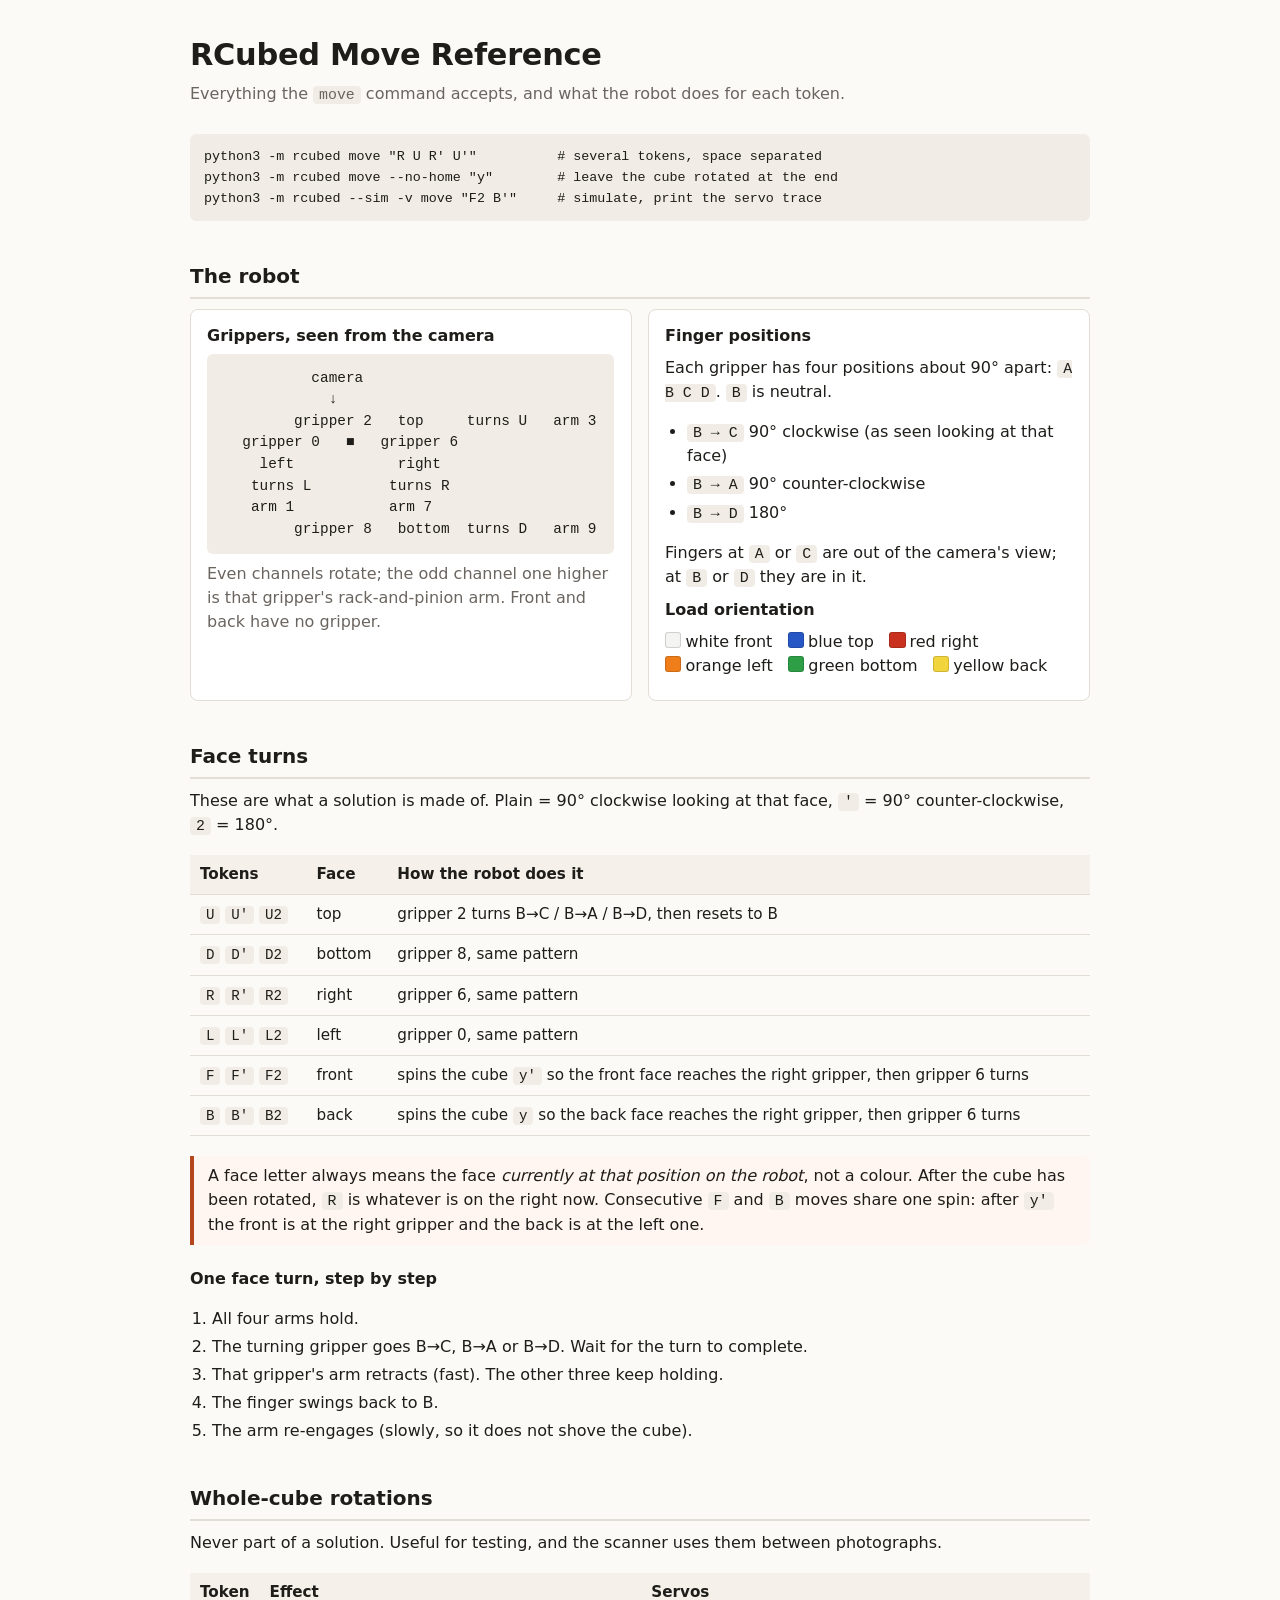
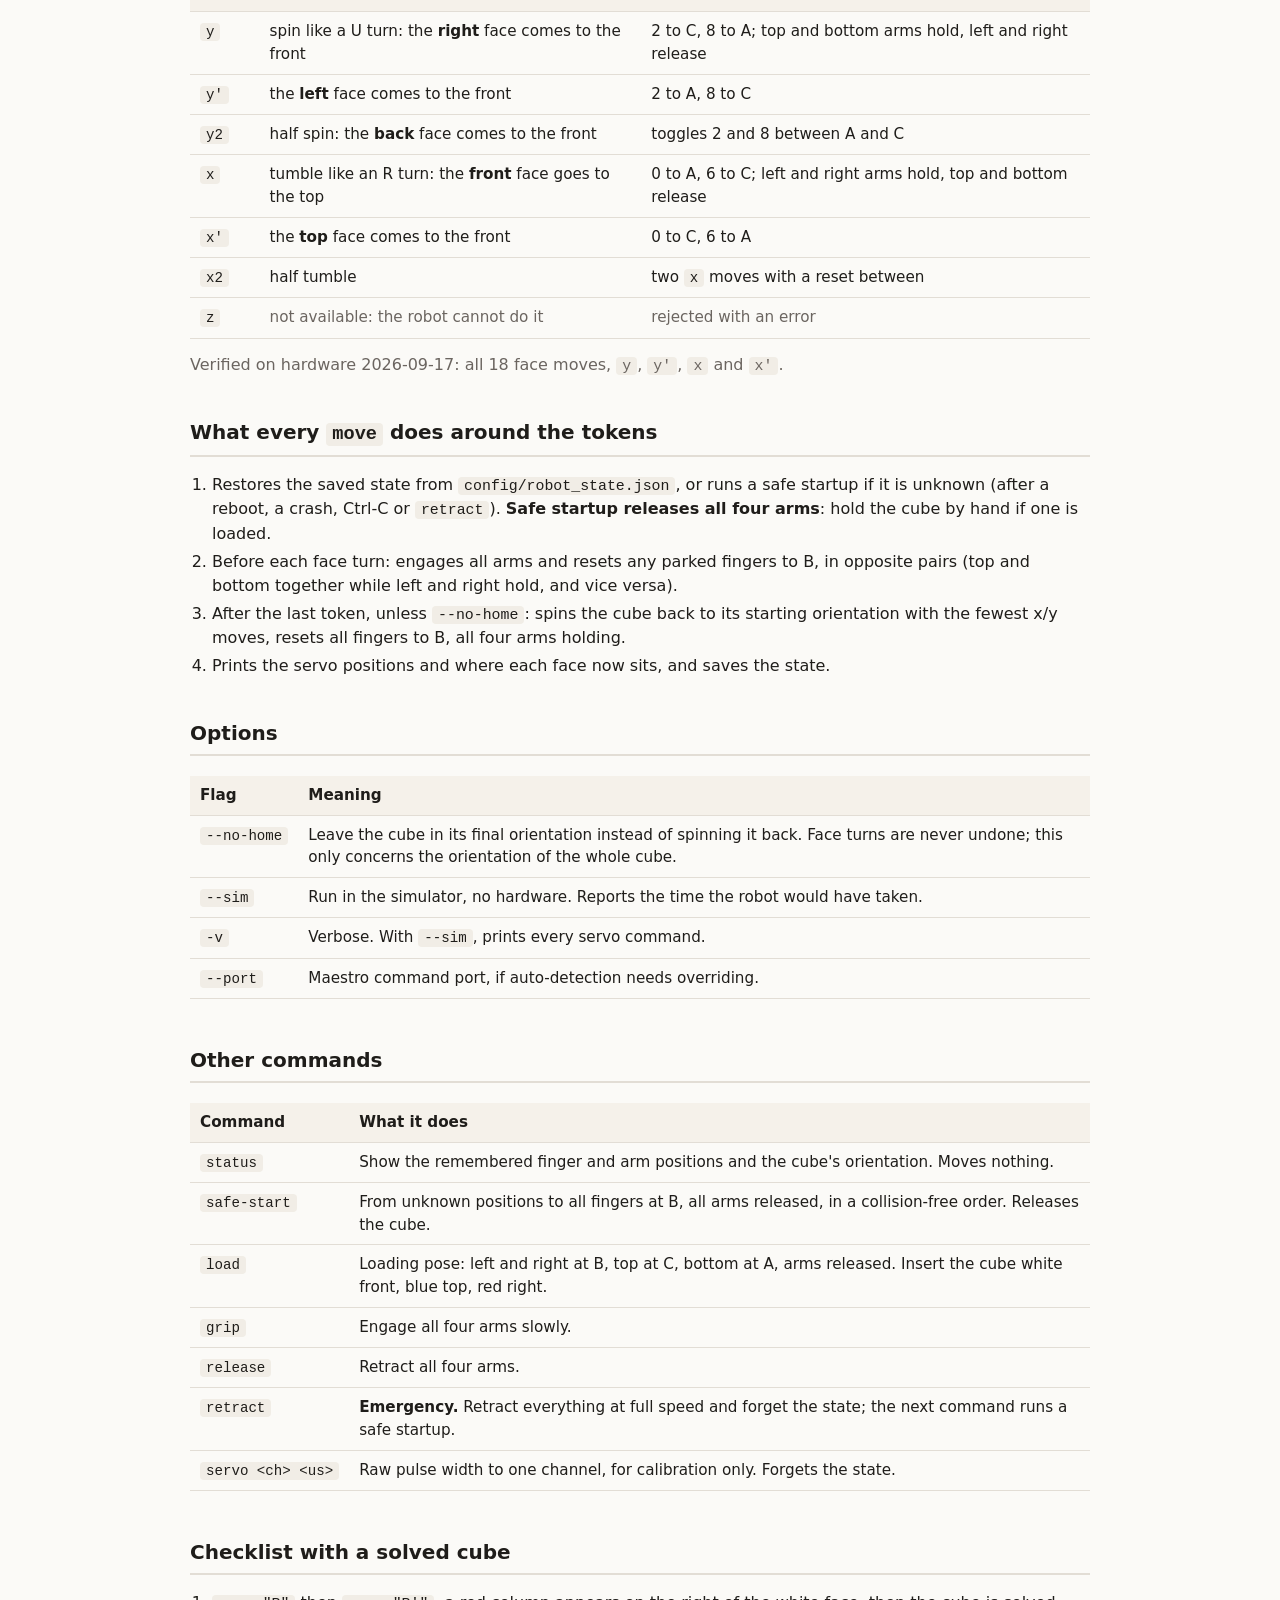
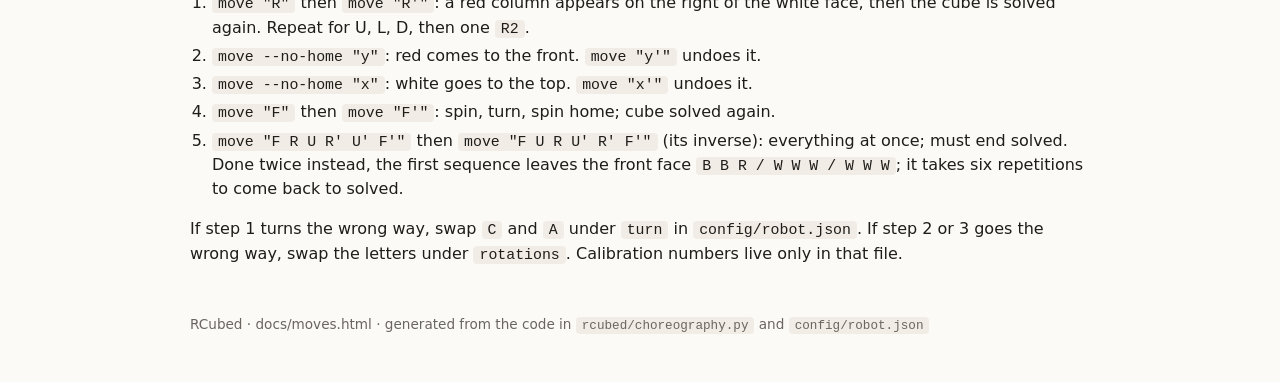
<file: docs/moves.html>
<!doctype html>
<html lang="en">
<head>
<meta charset="utf-8">
<meta name="viewport" content="width=device-width, initial-scale=1">
<title>RCubed Move Reference</title>
<style>
  :root {
    --bg: #fbfaf7; --ink: #1f1d1a; --muted: #6b6560; --line: #e2ddd5;
    --accent: #b5471f; --code-bg: #f1ede6; --head-bg: #f5f1ea;
    --white:#f4f4f2; --yellow:#f2d53c; --red:#c8321f; --orange:#ef7d1a; --blue:#2657c4; --green:#2e9e46;
  }
  html { color-scheme: light; }
  body { margin: 0; background: var(--bg); color: var(--ink); font: 16px/1.5 system-ui, -apple-system, "Segoe UI", Roboto, sans-serif; }
  main { max-width: 900px; margin: 0 auto; padding: 32px 20px 64px; }
  h1 { font-size: 1.9rem; margin: 0 0 4px; letter-spacing: -0.01em; }
  .sub { color: var(--muted); margin: 0 0 28px; }
  h2 { font-size: 1.25rem; margin: 40px 0 10px; padding-bottom: 6px; border-bottom: 2px solid var(--line); }
  h3 { font-size: 1rem; margin: 22px 0 6px; }
  p { margin: 8px 0; }
  code, .tok { font-family: ui-monospace, Consolas, "SF Mono", Menlo, monospace; font-size: 0.93em; background: var(--code-bg); padding: 1px 6px; border-radius: 4px; }
  pre { background: var(--code-bg); padding: 12px 14px; border-radius: 6px; overflow-x: auto; font-size: 0.9em; line-height: 1.45; }
  pre code { background: none; padding: 0; }
  table { border-collapse: collapse; width: 100%; margin: 10px 0 6px; font-size: 0.95em; }
  th, td { text-align: left; padding: 8px 10px; border-bottom: 1px solid var(--line); vertical-align: top; }
  th { background: var(--head-bg); font-weight: 600; }
  td:first-child { white-space: nowrap; }
  .wrap { overflow-x: auto; }
  .note { border-left: 4px solid var(--accent); padding: 8px 14px; background: #fff6f1; margin: 14px 0; border-radius: 0 6px 6px 0; }
  .grid { display: grid; grid-template-columns: repeat(auto-fit, minmax(260px, 1fr)); gap: 16px; }
  .card { border: 1px solid var(--line); border-radius: 8px; padding: 14px 16px; background: #fff; }
  .card h3 { margin-top: 0; }
  ol, ul { padding-left: 22px; }
  li { margin: 4px 0; }
  .layout { font-family: ui-monospace, Consolas, Menlo, monospace; white-space: pre; background: var(--code-bg); padding: 14px 18px; border-radius: 6px; display: inline-block; line-height: 1.5; font-size: 0.9em; }
  .sw { display: inline-block; width: 0.9em; height: 0.9em; border-radius: 3px; vertical-align: -0.1em; border: 1px solid rgba(0,0,0,.15); margin-right: 4px; }
  .muted { color: var(--muted); }
  footer { margin-top: 48px; color: var(--muted); font-size: 0.85em; }
</style>
</head>
<body>
<main>
  <h1>RCubed Move Reference</h1>
  <p class="sub">Everything the <code>move</code> command accepts, and what the robot does for each token.</p>

  <pre><code>python3 -m rcubed move "R U R' U'"          # several tokens, space separated
python3 -m rcubed move --no-home "y"        # leave the cube rotated at the end
python3 -m rcubed --sim -v move "F2 B'"     # simulate, print the servo trace</code></pre>

  <h2>The robot</h2>
  <div class="grid">
    <div class="card">
      <h3>Grippers, seen from the camera</h3>
      <div class="layout">          camera
            ↓
        gripper 2   top     turns U   arm 3
  gripper 0   ■   gripper 6
    left            right
   turns L         turns R
   arm 1           arm 7
        gripper 8   bottom  turns D   arm 9</div>
      <p class="muted">Even channels rotate; the odd channel one higher is that gripper's rack-and-pinion arm. Front and back have no gripper.</p>
    </div>
    <div class="card">
      <h3>Finger positions</h3>
      <p>Each gripper has four positions about 90° apart: <code>A B C D</code>. <code>B</code> is neutral.</p>
      <ul>
        <li><code>B → C</code> 90° clockwise (as seen looking at that face)</li>
        <li><code>B → A</code> 90° counter-clockwise</li>
        <li><code>B → D</code> 180°</li>
      </ul>
      <p>Fingers at <code>A</code> or <code>C</code> are out of the camera's view; at <code>B</code> or <code>D</code> they are in it.</p>
      <h3>Load orientation</h3>
      <p><span class="sw" style="background:var(--white)"></span>white front &nbsp;
         <span class="sw" style="background:var(--blue)"></span>blue top &nbsp;
         <span class="sw" style="background:var(--red)"></span>red right<br>
         <span class="sw" style="background:var(--orange)"></span>orange left &nbsp;
         <span class="sw" style="background:var(--green)"></span>green bottom &nbsp;
         <span class="sw" style="background:var(--yellow)"></span>yellow back</p>
    </div>
  </div>

  <h2>Face turns</h2>
  <p>These are what a solution is made of. Plain = 90° clockwise looking at that face, <code>'</code> = 90° counter-clockwise, <code>2</code> = 180°.</p>
  <div class="wrap">
  <table>
    <tr><th>Tokens</th><th>Face</th><th>How the robot does it</th></tr>
    <tr><td><span class="tok">U</span> <span class="tok">U'</span> <span class="tok">U2</span></td><td>top</td><td>gripper 2 turns B→C / B→A / B→D, then resets to B</td></tr>
    <tr><td><span class="tok">D</span> <span class="tok">D'</span> <span class="tok">D2</span></td><td>bottom</td><td>gripper 8, same pattern</td></tr>
    <tr><td><span class="tok">R</span> <span class="tok">R'</span> <span class="tok">R2</span></td><td>right</td><td>gripper 6, same pattern</td></tr>
    <tr><td><span class="tok">L</span> <span class="tok">L'</span> <span class="tok">L2</span></td><td>left</td><td>gripper 0, same pattern</td></tr>
    <tr><td><span class="tok">F</span> <span class="tok">F'</span> <span class="tok">F2</span></td><td>front</td><td>spins the cube <code>y'</code> so the front face reaches the right gripper, then gripper 6 turns</td></tr>
    <tr><td><span class="tok">B</span> <span class="tok">B'</span> <span class="tok">B2</span></td><td>back</td><td>spins the cube <code>y</code> so the back face reaches the right gripper, then gripper 6 turns</td></tr>
  </table>
  </div>
  <div class="note">
    A face letter always means the face <em>currently at that position on the robot</em>, not a colour. After the cube has been rotated, <code>R</code> is whatever is on the right now. Consecutive <code>F</code> and <code>B</code> moves share one spin: after <code>y'</code> the front is at the right gripper and the back is at the left one.
  </div>

  <h3>One face turn, step by step</h3>
  <ol>
    <li>All four arms hold.</li>
    <li>The turning gripper goes B→C, B→A or B→D. Wait for the turn to complete.</li>
    <li>That gripper's arm retracts (fast). The other three keep holding.</li>
    <li>The finger swings back to B.</li>
    <li>The arm re-engages (slowly, so it does not shove the cube).</li>
  </ol>

  <h2>Whole-cube rotations</h2>
  <p>Never part of a solution. Useful for testing, and the scanner uses them between photographs.</p>
  <div class="wrap">
  <table>
    <tr><th>Token</th><th>Effect</th><th>Servos</th></tr>
    <tr><td><span class="tok">y</span></td><td>spin like a U turn: the <b>right</b> face comes to the front</td><td>2 to C, 8 to A; top and bottom arms hold, left and right release</td></tr>
    <tr><td><span class="tok">y'</span></td><td>the <b>left</b> face comes to the front</td><td>2 to A, 8 to C</td></tr>
    <tr><td><span class="tok">y2</span></td><td>half spin: the <b>back</b> face comes to the front</td><td>toggles 2 and 8 between A and C</td></tr>
    <tr><td><span class="tok">x</span></td><td>tumble like an R turn: the <b>front</b> face goes to the top</td><td>0 to A, 6 to C; left and right arms hold, top and bottom release</td></tr>
    <tr><td><span class="tok">x'</span></td><td>the <b>top</b> face comes to the front</td><td>0 to C, 6 to A</td></tr>
    <tr><td><span class="tok">x2</span></td><td>half tumble</td><td>two <code>x</code> moves with a reset between</td></tr>
    <tr><td><span class="tok">z</span></td><td class="muted">not available: the robot cannot do it</td><td class="muted">rejected with an error</td></tr>
  </table>
  </div>
  <p class="muted">Verified on hardware 2026-09-17: all 18 face moves, <code>y</code>, <code>y'</code>, <code>x</code> and <code>x'</code>.</p>

  <h2>What every <code>move</code> does around the tokens</h2>
  <ol>
    <li>Restores the saved state from <code>config/robot_state.json</code>, or runs a safe startup if it is unknown (after a reboot, a crash, Ctrl-C or <code>retract</code>). <b>Safe startup releases all four arms</b>: hold the cube by hand if one is loaded.</li>
    <li>Before each face turn: engages all arms and resets any parked fingers to B, in opposite pairs (top and bottom together while left and right hold, and vice versa).</li>
    <li>After the last token, unless <code>--no-home</code>: spins the cube back to its starting orientation with the fewest x/y moves, resets all fingers to B, all four arms holding.</li>
    <li>Prints the servo positions and where each face now sits, and saves the state.</li>
  </ol>

  <h2>Options</h2>
  <div class="wrap">
  <table>
    <tr><th>Flag</th><th>Meaning</th></tr>
    <tr><td><code>--no-home</code></td><td>Leave the cube in its final orientation instead of spinning it back. Face turns are never undone; this only concerns the orientation of the whole cube.</td></tr>
    <tr><td><code>--sim</code></td><td>Run in the simulator, no hardware. Reports the time the robot would have taken.</td></tr>
    <tr><td><code>-v</code></td><td>Verbose. With <code>--sim</code>, prints every servo command.</td></tr>
    <tr><td><code>--port</code></td><td>Maestro command port, if auto-detection needs overriding.</td></tr>
  </table>
  </div>

  <h2>Other commands</h2>
  <div class="wrap">
  <table>
    <tr><th>Command</th><th>What it does</th></tr>
    <tr><td><code>status</code></td><td>Show the remembered finger and arm positions and the cube's orientation. Moves nothing.</td></tr>
    <tr><td><code>safe-start</code></td><td>From unknown positions to all fingers at B, all arms released, in a collision-free order. Releases the cube.</td></tr>
    <tr><td><code>load</code></td><td>Loading pose: left and right at B, top at C, bottom at A, arms released. Insert the cube white front, blue top, red right.</td></tr>
    <tr><td><code>grip</code></td><td>Engage all four arms slowly.</td></tr>
    <tr><td><code>release</code></td><td>Retract all four arms.</td></tr>
    <tr><td><code>retract</code></td><td><b>Emergency.</b> Retract everything at full speed and forget the state; the next command runs a safe startup.</td></tr>
    <tr><td><code>servo &lt;ch&gt; &lt;us&gt;</code></td><td>Raw pulse width to one channel, for calibration only. Forgets the state.</td></tr>
  </table>
  </div>

  <h2>Checklist with a solved cube</h2>
  <ol>
    <li><code>move "R"</code> then <code>move "R'"</code>: a red column appears on the right of the white face, then the cube is solved again. Repeat for U, L, D, then one <code>R2</code>.</li>
    <li><code>move --no-home "y"</code>: red comes to the front. <code>move "y'"</code> undoes it.</li>
    <li><code>move --no-home "x"</code>: white goes to the top. <code>move "x'"</code> undoes it.</li>
    <li><code>move "F"</code> then <code>move "F'"</code>: spin, turn, spin home; cube solved again.</li>
    <li><code>move "F R U R' U' F'"</code> then <code>move "F U R U' R' F'"</code> (its inverse): everything at once; must end solved. Done twice instead, the first sequence leaves the front face <code>B B R / W W W / W W W</code>; it takes six repetitions to come back to solved.</li>
  </ol>
  <p>If step 1 turns the wrong way, swap <code>C</code> and <code>A</code> under <code>turn</code> in <code>config/robot.json</code>. If step 2 or 3 goes the wrong way, swap the letters under <code>rotations</code>. Calibration numbers live only in that file.</p>

  <footer>RCubed · docs/moves.html · generated from the code in <code>rcubed/choreography.py</code> and <code>config/robot.json</code></footer>
</main>
</body>
</html>
</file>
